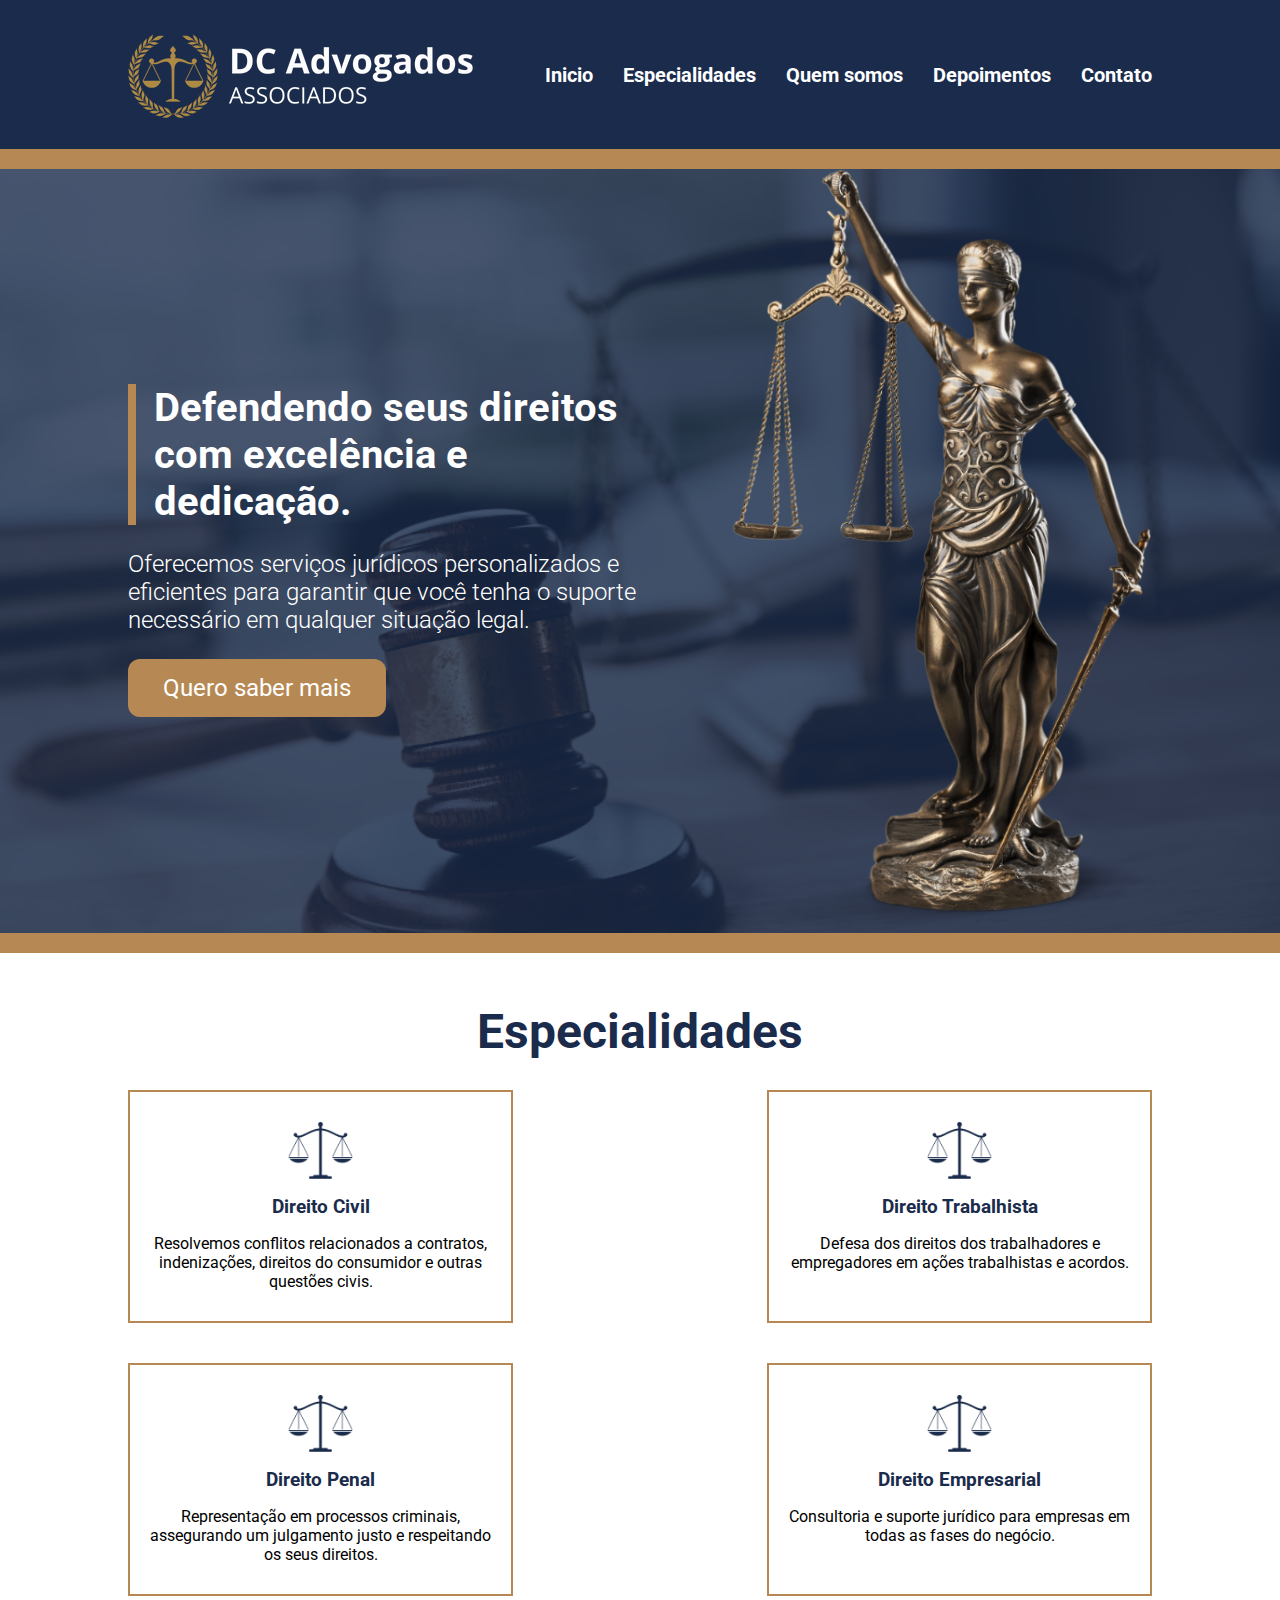
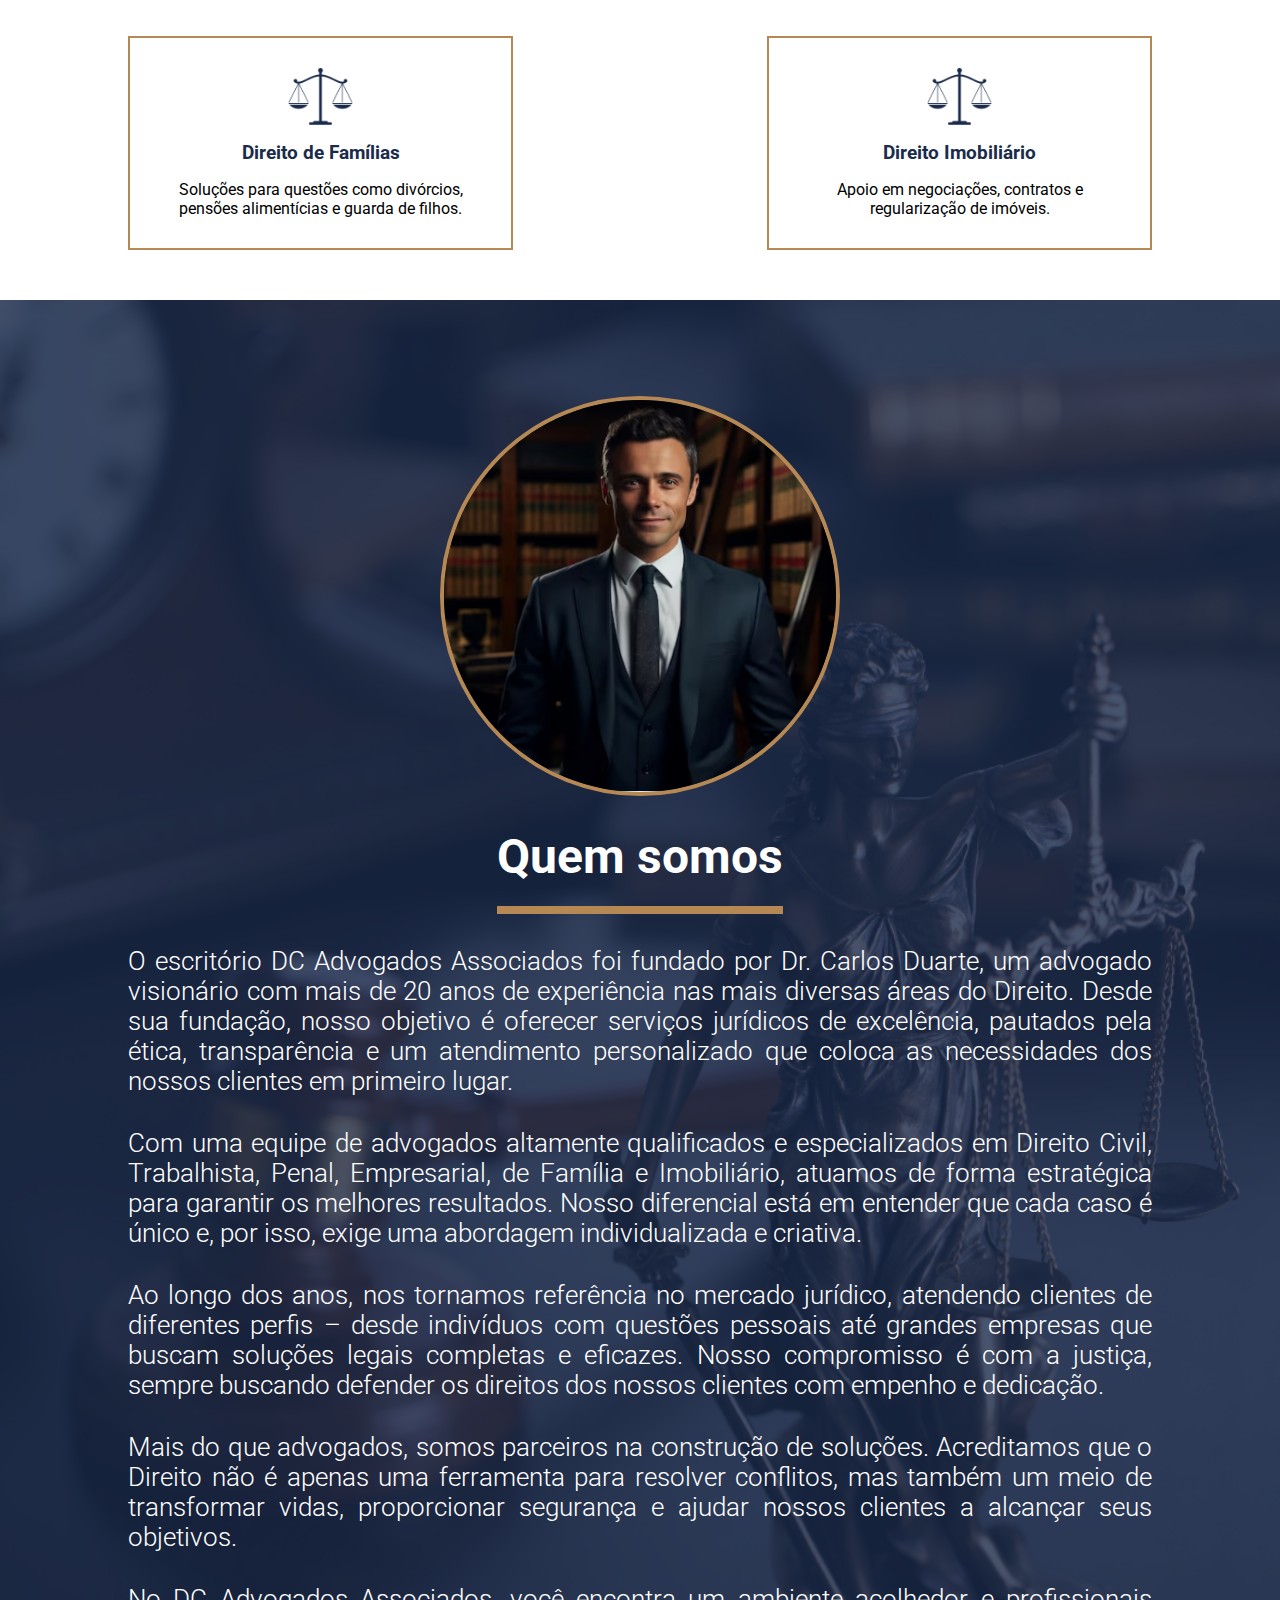
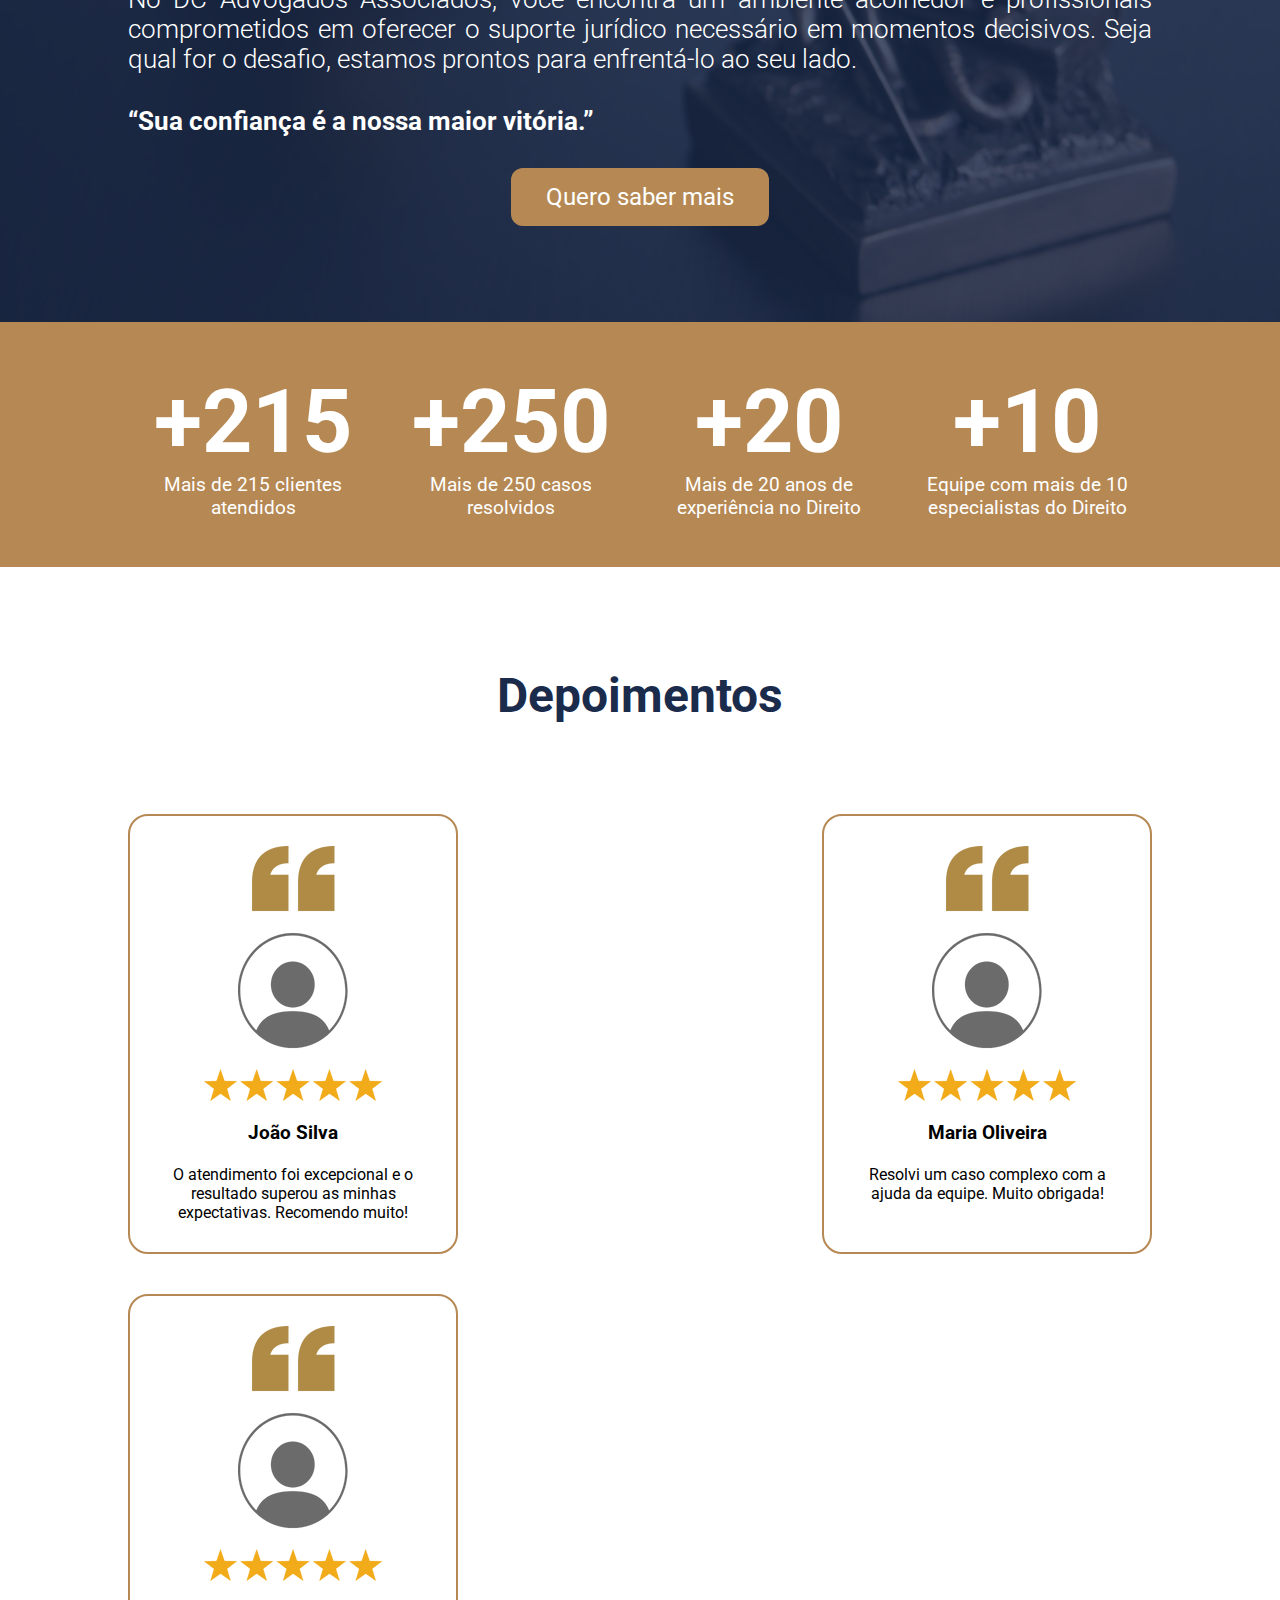
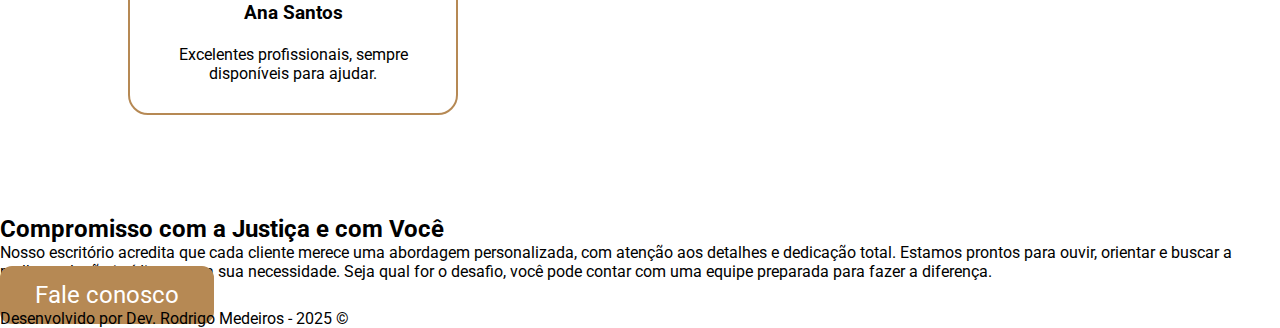
<file: index.html>
<!DOCTYPE html>
<html lang="pt-BR">
  <head>
    <meta charset="UTF-8" />
    <meta name="viewport" content="width=device-width, initial-scale=1.0" />
    <title>DC Advogados Associados</title>
    <link rel="preconnect" href="https://fonts.googleapis.com" />
    <link rel="preconnect" href="https://fonts.gstatic.com" crossorigin />
    <link
      href="https://fonts.googleapis.com/css2?family=Roboto:ital,wght@0,100..900;1,100..900&display=swap"
      rel="stylesheet"
    />
    <link rel="stylesheet" href="style.css" />
  </head>
  <body>
    <div class="container-global">
      <!-- header - cabeçalho -->
      <header>
        <div class="header-container">
          <img src="./assets/logo.png" alt="logomarca" />
          <nav>
            <ul>
              <li><a href="">Inicio</a></li>
              <li><a href="">Especialidades</a></li>
              <li><a href="">Quem somos</a></li>
              <li><a href="">Depoimentos</a></li>
              <li><a href="./pages/contato/index.html">Contato</a></li>
            </ul>
          </nav>
        </div>
      </header>

      <!-- banner -->

      <section class="container-section-banner">
        <div class="container-div-banner">
          <div class="container-content-banner">
            <h1 class="title">
              Defendendo seus direitos com excelência e dedicação.
            </h1>
            <p class="description">
              Oferecemos serviços jurídicos personalizados e eficientes para
              garantir que você tenha o suporte necessário em qualquer situação
              legal.
            </p>
            <a href="#" class="btn-whatsapp">Quero saber mais</a>
          </div>
          <img
            id="image-justice"
            src="./assets/justica.png"
            alt="estatua justiça"
          />
        </div>
      </section>

      <!-- Especialidades -->

      <section class="container-section-specialties" id="especialidades">
        <div class="container-div-specialties">
          <h2 id="title-specialties">Especialidades</h2>
          <div class="container-cards-specialties">
            <div class="cards">
              <img src="./assets/balanca.png" alt="balanca" />
              <h3>Direito Civil</h3>
              <p>
                Resolvemos conflitos relacionados a contratos, indenizações,
                direitos do consumidor e outras questões civis.
              </p>
            </div>
            <div class="cards">
              <img src="./assets/balanca.png" alt="balanca" />
              <h3>Direito Trabalhista</h3>
              <p>
                Defesa dos direitos dos trabalhadores e empregadores em ações
                trabalhistas e acordos.
              </p>
            </div>
            <div class="cards">
              <img src="./assets/balanca.png" alt="balanca" />
              <h3>Direito Penal</h3>
              <p>
                Representação em processos criminais, assegurando um julgamento
                justo e respeitando os seus direitos.
              </p>
            </div>
            <div class="cards">
              <img src="./assets/balanca.png" alt="balanca" />
              <h3>Direito Empresarial</h3>
              <p>
                Consultoria e suporte jurídico para empresas em todas as fases
                do negócio.
              </p>
            </div>
            <div class="cards">
              <img src="./assets/balanca.png" alt="balanca" />
              <h3>Direito de Famílias</h3>
              <p>
                Soluções para questões como divórcios, pensões alimentícias e
                guarda de filhos.
              </p>
            </div>
            <div class="cards">
              <img src="./assets/balanca.png" alt="balanca" />
              <h3>Direito Imobiliário</h3>
              <p>Apoio em negociações, contratos e regularização de imóveis.</p>
            </div>
          </div>
        </div>
      </section>

      <!-- Quem somos -->

      <section class="container-section-about-us">
        <div class="container-div-about-us">
          <img src="assets/advogado.png" alt="advogado" />
          <h2>Quem somos</h2>
          <p>
            O escritório DC Advogados Associados foi fundado por Dr. Carlos
            Duarte, um advogado visionário com mais de 20 anos de experiência
            nas mais diversas áreas do Direito. Desde sua fundação, nosso
            objetivo é oferecer serviços jurídicos de excelência, pautados pela
            ética, transparência e um atendimento personalizado que coloca as
            necessidades dos nossos clientes em primeiro lugar.
          </p>
          <p>
            Com uma equipe de advogados altamente qualificados e especializados
            em Direito Civil, Trabalhista, Penal, Empresarial, de Família e
            Imobiliário, atuamos de forma estratégica para garantir os melhores
            resultados. Nosso diferencial está em entender que cada caso é único
            e, por isso, exige uma abordagem individualizada e criativa.
          </p>
          <p>
            Ao longo dos anos, nos tornamos referência no mercado jurídico,
            atendendo clientes de diferentes perfis – desde indivíduos com
            questões pessoais até grandes empresas que buscam soluções legais
            completas e eficazes. Nosso compromisso é com a justiça, sempre
            buscando defender os direitos dos nossos clientes com empenho e
            dedicação.
          </p>
          <p>
            Mais do que advogados, somos parceiros na construção de soluções.
            Acreditamos que o Direito não é apenas uma ferramenta para resolver
            conflitos, mas também um meio de transformar vidas, proporcionar
            segurança e ajudar nossos clientes a alcançar seus objetivos.
          </p>
          <p>
            No DC Advogados Associados, você encontra um ambiente acolhedor e
            profissionais comprometidos em oferecer o suporte jurídico
            necessário em momentos decisivos. Seja qual for o desafio, estamos
            prontos para enfrentá-lo ao seu lado.
          </p>
          <p id="ultima-frase">“Sua confiança é a nossa maior vitória.”</p>
          <a href="#" class="btn-whatsapp">Quero saber mais</a>
        </div>
      </section>

      <!-- números -->

      <section class="container-section-numbers">
        <div class="container-div-numbers">
          <div class="cards-numbers">
            <h3>+215</h3>
            <p>Mais de 215 clientes atendidos</p>
          </div>

          <div class="cards-numbers">
            <h3>+250</h3>
            <p>Mais de 250 casos resolvidos</p>
          </div>

          <div class="cards-numbers">
            <h3>+20</h3>
            <p>Mais de 20 anos de experiência no Direito</p>
          </div>

          <div class="cards-numbers">
            <h3>+10</h3>
            <p>Equipe com mais de 10 especialistas do Direito</p>
          </div>
        </div>
      </section>

      <!-- Depoimentos -->

      <section class="container-section-testimonials">
        <div class="container-div-testimonials">
          <h2>Depoimentos</h2>
          <div class="container-cards-testimonials">
            <div class="card-testimonials">
              <img src="assets/aspas.png" alt="aspas" />
              <img src="assets/usuario.png" alt="usuário" />
              <img src="assets/estrelas.png" alt="estrelas" />
              <h3>João Silva</h3>
              <p>
                O atendimento foi excepcional e o resultado superou as minhas
                expectativas. Recomendo muito!
              </p>
            </div>

            <div class="card-testimonials">
              <img src="assets/aspas.png" alt="aspas" />
              <img src="assets/usuario.png" alt="usuário" />
              <img src="assets/estrelas.png" alt="estrelas" />
              <h3>Maria Oliveira</h3>
              <p>
                Resolvi um caso complexo com a ajuda da equipe. Muito obrigada!
              </p>
            </div>

            <div class="card-testimonials">
              <img src="assets/aspas.png" alt="aspas" />
              <img src="assets/usuario.png" alt="usuário" />
              <img src="assets/estrelas.png" alt="estrelas" />
              <h3>Ana Santos</h3>
              <p>Excelentes profissionais, sempre disponíveis para ajudar.</p>
            </div>
          </div>
        </div>
      </section>

      <!-- Ultimo banner -->

      <section class="container-section-last-banner">
        <div class="container-div-last-banner">
          <h2>Compromisso com a Justiça e com Você</h2>
          <p>
            Nosso escritório acredita que cada cliente merece uma abordagem
            personalizada, com atenção aos detalhes e dedicação total. Estamos
            prontos para ouvir, orientar e buscar a melhor solução jurídica para
            a sua necessidade. Seja qual for o desafio, você pode contar com uma
            equipe preparada para fazer a diferença.
          </p>
          <a href="#" class="btn-whatsapp">Fale conosco</a>
        </div>
      </section>

      <!-- Footer - rodapé -->

      <footer>
        <p>Desenvolvido por Dev. Rodrigo Medeiros - 2025 ©</p>
      </footer>
    </div>
  </body>
</html>
</file>
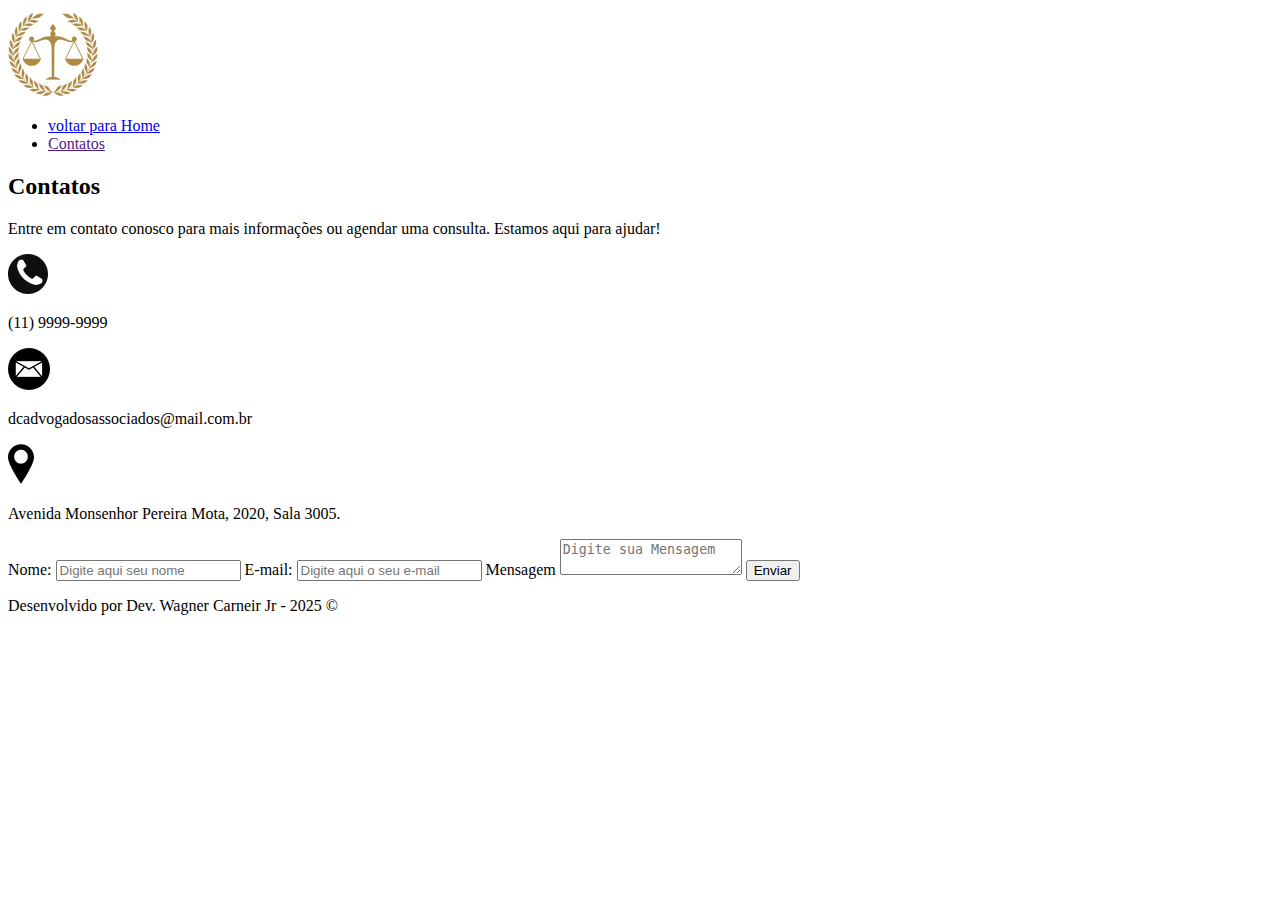
<file: pages/contato/index.html>
<!DOCTYPE html>
<html lang="pt-BR">
  <head>
    <meta charset="UTF-8" />
    <meta name="viewport" content="width=device-width, initial-scale=1.0" />
    <title>Dc Advogados - contatos</title>
  </head>
  <body>
    <!-- header - cabeçalho -->

    <header>
      <div class="header-container">
        <img src="../../assets/logo.png" alt="logomarca" />
        <nav>
          <ul>
            <li><a href="../../index.html">voltar para Home</a></li>
            <li><a href="">Contatos</a></li>
          </ul>
        </nav>
      </div>
    </header>

    <!-- Contato -->

    <section class="container-section-contact">
      <div class="container-div-contact">
        <div class="container-info-contact">
          <h2>Contatos</h2>
          <p>
            Entre em contato conosco para mais informações ou agendar uma
            consulta. Estamos aqui para ajudar!
          </p>
          <div class="container-incos-contact">
            <div>
              <img src="../../assets/telefone.png" alt="" />
              <p>(11) 9999-9999</p>
            </div>
            <div>
              <img src="../../assets/email.png" alt=""">
              <p>dcadvogadosassociados@mail.com.br</p>
            </div>
            <div>
              <img src="../../assets/pino.png" alt="" />
              <p>Avenida Monsenhor Pereira Mota, 2020, Sala 3005.</p>
            </div>
          </div>
          <div class="container-form-contact">
            <form>
              <label for="">Nome:</label>
              <input
                type="text"
                name="Nome"
                id="Nome"
                placeholder="Digite aqui seu nome"
              />
              <label for="email">E-mail:</label>
              <input
                type="email"
                name="email"
                id="email"
                placeholder="Digite aqui o seu e-mail"
              />
              <label for="">Mensagem</label>
              <textarea
                name="Mensagem"
                id="Mensagem"
                placeholder="Digite sua Mensagem"
              ></textarea>
              <button type="submit">Enviar</button>
            </form>
          </div>
        </div>
      </div>
    </section>

    <!-- Footer -->

    <footer>
      <p>Desenvolvido por Dev. Wagner Carneir Jr - 2025 ©</p>
    </footer>
  </body>
</html>
</file>
<file: style.css>
* {
  margin: 0;
  padding: 0;
  box-sizing: border-box;
}

body {
  font-family: "Roboto", sans-serif;
}

/* header */

header {
  background-color: #1a2b4b;
  display: flex;
  justify-content: center;
  padding: 30px 0px;
  border-bottom: 20px solid #b68954;
}

nav ul li a {
  color: white;
  text-decoration: none;
  font-size: 20px;
  font-weight: bold;
}

nav ul li a:hover {
  color: #b68954;
  border-top: 5px solid #b68954;
  border-bottom: 5px solid #b68954;
  padding: 8px 0px;
  transition: 0.4s ease;
}

nav ul {
  display: flex;
  gap: 30px;
  list-style: none;
}

.header-container {
  display: flex;
  flex-direction: row;
  justify-content: space-between;
  align-items: center;
  width: 80%;
}

/* banner */

.container-section-banner {
  background-image: url("./assets/banner1.png");
  display: flex;
  background-size: cover;
  justify-content: center;
  position: relative;
  border-bottom: 20px solid #b68954;
}

.container-section-banner::before {
  content: "";
  width: 100%;
  height: 100%;
  background-color: rgba(26, 43, 75, 0.8);
  position: absolute;
  top: 0;
  left: 0;
  bottom: 0;
  right: 0;
}

.container-div-banner {
  display: flex;
  flex-direction: row;
  justify-content: space-between;
  align-items: center;
  width: 80%;
  z-index: 1;
}

.container-content-banner {
  display: flex;
  flex-direction: column;
  gap: 25px;
  width: 50%;
}

#image-justice {
  width: 420px;
}

.title {
  color: white;
  font-size: 40px;
  border-left: 8px solid #b68954;
  padding-left: 18px;
  font-weight: bold;
}

.description {
  font-size: 24px;
  color: white;
  font-weight: 300;
}

.btn-whatsapp {
  text-decoration: none;
  color: white;
  font-size: 24px;
  background-color: #b68954;
  padding: 15px 35px;
  border-radius: 12px;
  width: fit-content;
}

.btn-whatsapp:hover {
  background-color: #c5a179;
}

/* especialidades */

.container-section-specialties {
  display: flex;
  justify-content: center;
}

.container-div-specialties {
  width: 80%;
  display: flex;
  flex-direction: column;
  align-items: center;
  padding: 50px 0;
  gap: 30px;
}

#title-specialties {
  font-size: 3rem;
  color: #1a2b4b;
}

.container-cards-specialties {
  display: flex;
  flex-wrap: wrap;
  justify-content: space-between;
  gap: 40px;
}

.cards {
  width: 385px;
  border: 2px solid #b68954;
  display: flex;
  flex-direction: column;
  align-items: center;
  padding: 30px 20px;
  gap: 1rem;
}

.cards img {
  width: 65px;
}

.cards p {
  text-align: center;
}
.cards h3 {
  font-size: 1.2rem;
  color: #1a2b4b;
}
/* Quem somos */
.container-section-about-us {
  background-image: url(/assets/banner-sobre-mim.png);
  display: flex;
  justify-content: center;
  padding: 6rem 0;
  background-size: cover;
  position: relative;
}
.container-section-about-us::before {
  content: "";
  width: 100%;
  height: 100%;
  background-color: rgba(26, 43, 75, 0.8);
  position: absolute;
  top: 0;
  left: 0;
  bottom: 0;
  right: 0;
}

.container-div-about-us {
  width: 80%;
  display: flex;
  flex-direction: column;
  align-items: center;
  gap: 2rem;
  z-index: 1;
}

.container-div-about-us img {
  width: 400px;
  height: 400px;
  border-radius: 100%;
  object-fit: cover;
  border: 4px solid #b68954;
}

.container-div-about-us h2 {
  font-size: 3rem;
  color: white;
  border-bottom: 8px solid #b68954;
  padding-bottom: 1.3rem;
}

.container-div-about-us p {
  font-size: 1.6rem;
  color: white;
  text-align: justify;
  font-weight: 300;
}

#ultima-frase {
  width: 100%;
  font-weight: bold;
}
/* números */

.container-section-numbers {
  background-color: #b68954;
  display: flex;
  justify-content: center;
  padding: 3rem 0;
}

.container-div-numbers {
  width: 80%;
  display: flex;
  justify-content: space-between;
  flex-wrap: wrap;
}

.cards-numbers {
  text-align: center;
  width: 250px;
}

.cards-numbers h3 {
  font-size: 5.5rem;
  color: white;
}

.cards-numbers p {
  font-size: 1.2rem;
  color: white;
}

/* Depoimentos */

.container-section-testimonials {
  display: flex;
  justify-content: center;
  padding: 6.25rem 0;
}

.container-div-testimonials {
  width: 80%;
  display: flex;
  flex-direction: column;
  align-items: center;
  gap: 40px;
}

.container-div-testimonials h2 {
  font-size: 3rem;
  color: #1a2b4b;
  margin-bottom: 50px;
}

.container-cards-testimonials {
  width: 100%;
  display: flex;
  justify-content: space-between;
  flex-wrap: wrap;
  gap: 40px;
  position: relative;
}

.card-testimonials {
  border: 2px solid #b68954;
  display: flex;
  flex-direction: column;
  align-items: center;
  width: 330px;
  gap: 1.3rem;
  padding: 30px;
  text-align: center;
  border-radius: 20px;
}

.aspas {
  position: absolute;
  bottom: 330px;
}
</file>
